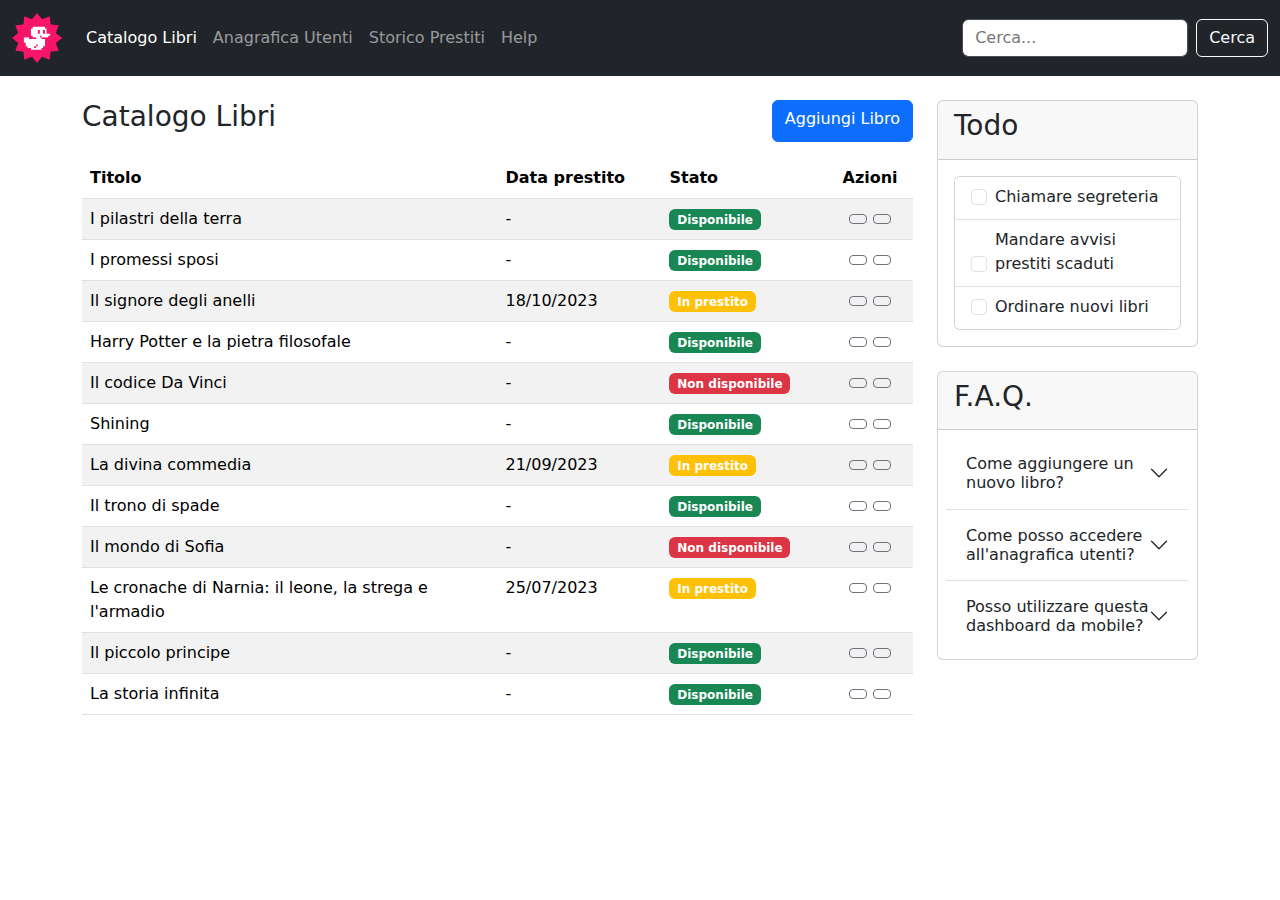
<file: index.html>
<!DOCTYPE html>
<html lang="it">
<head>
    <!-- Meta -->
    <meta charset="UTF-8">
    <meta name="viewport" content="width=device-width, initial-scale=1.0">
    <meta name="author" content="Marco Guarnera">
    <meta name="description" content="Dashboard">
    <!-- Title -->
    <title>Dashboard</title>
    <!-- Favicon -->
    <link rel="icon" href="img/logo.png" type="img/png">
    <!-- Icons -->
    <link rel="stylesheet" href="https://cdnjs.cloudflare.com/ajax/libs/font-awesome/6.5.2/css/all.min.css" integrity="sha512-SnH5WK+bZxgPHs44uWIX+LLJAJ9/2PkPKZ5QiAj6Ta86w+fsb2TkcmfRyVX3pBnMFcV7oQPJkl9QevSCWr3W6A==" crossorigin="anonymous" referrerpolicy="no-referrer">
    <!-- Bootstrap 5 -->
    <link href="https://cdn.jsdelivr.net/npm/bootstrap@5.3.3/dist/css/bootstrap.min.css" rel="stylesheet" integrity="sha384-QWTKZyjpPEjISv5WaRU9OFeRpok6YctnYmDr5pNlyT2bRjXh0JMhjY6hW+ALEwIH" crossorigin="anonymous">
    <!-- File CSS -->
    <link rel="stylesheet" href="css/style.css" type="text/css">
</head>
<body>
    <!-- Main Header -->
    <header id="main-header" class="mb-4">
        <nav class="navbar navbar-expand-lg" data-bs-theme="dark">
            <div class="container-fluid">
                <a class="navbar-brand" href="#">
                    <img src="img/logo.png" alt="logo">
                </a>
                <button class="navbar-toggler" type="button" data-bs-toggle="collapse" data-bs-target="#navbarSupportedContent" aria-controls="navbarSupportedContent" aria-expanded="false" aria-label="Toggle navigation">
                    <span class="navbar-toggler-icon"></span>
                </button>
                <div class="collapse navbar-collapse" id="navbarSupportedContent">
                    <ul class="navbar-nav me-auto mb-2 mb-lg-0">
                        <li class="nav-item">
                            <a class="nav-link active" aria-current="page" href="#">Catalogo Libri</a>
                        </li>
                        <li class="nav-item">
                            <a class="nav-link" href="#">Anagrafica Utenti</a>
                        </li>
                        <li class="nav-item">
                            <a class="nav-link" href="#">Storico Prestiti</a>
                        </li>
                        <li class="nav-item">
                            <a class="nav-link" href="#">Help</a>
                        </li>
                    </ul>
                    <form class="d-flex" role="search">
                        <input class="form-control me-2" type="search" placeholder="Cerca..." aria-label="Search">
                        <button class="btn btn-outline-light" type="submit">Cerca</button>
                    </form>
                </div>
            </div>
        </nav>
    </header>
    <!-- Main -->
    <main>
        <div class="container">
            <div class="row row-cols-1">
                <div class="col col-lg-9">
                    <div class="d-flex justify-content-between mb-3">
                        <h3>Catalogo Libri</h3>
                        <a class="btn btn-primary" href="html/form.html">Aggiungi Libro</a>
                    </div>
                    <!-- Table -->
                    <table class="table table-hover table-striped">
                        <thead>
                            <tr>
                                <th class="w-50" scope="col">Titolo</th>
                                <th class="d-none d-md-table-cell" scope="col">Data prestito</th>
                                <th scope="col">Stato</th>
                                <th scope="col">Azioni</th>
                            </tr>
                        </thead>
                        <tbody>
                            <tr>
                                <td>I pilastri della terra</td>
                                <td class="d-none d-md-table-cell">-</td>
                                <td>
                                    <span class="badge text-bg-success">Disponibile</span>
                                </td>
                                <td>
                                    <button type="button" class="btn btn-sm btn-outline-secondary"><i class="fa-solid fa-pencil"></i></button>
                                    <button type="button" class="btn btn-sm btn-outline-secondary"><i class="fa-solid fa-trash"></i></button>
                                </td>
                            </tr>
                            <tr>
                                <td>I promessi sposi</td>
                                <td class="d-none d-md-table-cell">-</td>
                                <td>
                                    <span class="badge text-bg-success">Disponibile</span>
                                </td>
                                <td>
                                    <button type="button" class="btn btn-sm btn-outline-secondary"><i class="fa-solid fa-pencil"></i></button>
                                    <button type="button" class="btn btn-sm btn-outline-secondary"><i class="fa-solid fa-trash"></i></button>
                                </td>
                            </tr>
                            <tr>
                                <td>Il signore degli anelli</td>
                                <td class="d-none d-md-table-cell"><time datetime="2023-10-18">18/10/2023</time></td>
                                <td>
                                    <span class="badge text-bg-warning">In prestito</span>
                                </td>
                                <td>
                                    <button type="button" class="btn btn-sm btn-outline-secondary"><i class="fa-solid fa-pencil"></i></button>
                                    <button type="button" class="btn btn-sm btn-outline-secondary"><i class="fa-solid fa-trash"></i></button>
                                </td>
                            </tr>
                            <tr>
                                <td>Harry Potter e la pietra filosofale</td>
                                <td class="d-none d-md-table-cell">-</td>
                                <td>
                                    <span class="badge text-bg-success">Disponibile</span>
                                </td>
                                <td>
                                    <button type="button" class="btn btn-sm btn-outline-secondary"><i class="fa-solid fa-pencil"></i></button>
                                    <button type="button" class="btn btn-sm btn-outline-secondary"><i class="fa-solid fa-trash"></i></button>
                                </td>
                            </tr>
                            <tr>
                                <td>Il codice Da Vinci</td>
                                <td class="d-none d-md-table-cell">-</td>
                                <td>
                                    <span class="badge text-bg-danger">Non disponibile</span>
                                </td>
                                <td>
                                    <button type="button" class="btn btn-sm btn-outline-secondary"><i class="fa-solid fa-pencil"></i></button>
                                    <button type="button" class="btn btn-sm btn-outline-secondary"><i class="fa-solid fa-trash"></i></button>
                                </td>
                            </tr>
                            <tr>
                                <td>Shining</td>
                                <td class="d-none d-md-table-cell">-</td>
                                <td>
                                    <span class="badge text-bg-success">Disponibile</span>
                                </td>
                                <td>
                                    <button type="button" class="btn btn-sm btn-outline-secondary"><i class="fa-solid fa-pencil"></i></button>
                                    <button type="button" class="btn btn-sm btn-outline-secondary"><i class="fa-solid fa-trash"></i></button>
                                </td>
                            </tr>
                            <tr>
                                <td>La divina commedia</td>
                                <td class="d-none d-md-table-cell"><time datetime="2023-09-21">21/09/2023</time></td>
                                <td>
                                    <span class="badge text-bg-warning">In prestito</span>
                                </td>
                                <td>
                                    <button type="button" class="btn btn-sm btn-outline-secondary"><i class="fa-solid fa-pencil"></i></button>
                                    <button type="button" class="btn btn-sm btn-outline-secondary"><i class="fa-solid fa-trash"></i></button>
                                </td>
                            </tr>
                            <tr>
                                <td>Il trono di spade</td>
                                <td class="d-none d-md-table-cell">-</td>
                                <td>
                                    <span class="badge text-bg-success">Disponibile</span>
                                </td>
                                <td>
                                    <button type="button" class="btn btn-sm btn-outline-secondary"><i class="fa-solid fa-pencil"></i></button>
                                    <button type="button" class="btn btn-sm btn-outline-secondary"><i class="fa-solid fa-trash"></i></button>
                                </td>
                            </tr>
                            <tr>
                                <td>Il mondo di Sofia</td>
                                <td class="d-none d-md-table-cell">-</td>
                                <td>
                                    <span class="badge text-bg-danger">Non disponibile</span>
                                </td>
                                <td>
                                    <button type="button" class="btn btn-sm btn-outline-secondary"><i class="fa-solid fa-pencil"></i></button>
                                    <button type="button" class="btn btn-sm btn-outline-secondary"><i class="fa-solid fa-trash"></i></button>
                                </td>
                            </tr>
                            <tr>
                                <td>Le cronache di Narnia: il leone, la strega e l'armadio</td>
                                <td class="d-none d-md-table-cell"><time datetime="2023-07-25">25/07/2023</time></td>
                                <td>
                                    <span class="badge text-bg-warning">In prestito</span>
                                </td>
                                <td>
                                    <button type="button" class="btn btn-sm btn-outline-secondary"><i class="fa-solid fa-pencil"></i></button>
                                    <button type="button" class="btn btn-sm btn-outline-secondary"><i class="fa-solid fa-trash"></i></button>
                                </td>
                            </tr>
                            <tr>
                                <td>Il piccolo principe</td>
                                <td class="d-none d-md-table-cell">-</td>
                                <td>
                                    <span class="badge text-bg-success">Disponibile</span>
                                </td>
                                <td>
                                    <button type="button" class="btn btn-sm btn-outline-secondary"><i class="fa-solid fa-pencil"></i></button>
                                    <button type="button" class="btn btn-sm btn-outline-secondary"><i class="fa-solid fa-trash"></i></button>
                                </td>
                            </tr>
                            <tr>
                                <td>La storia infinita</td>
                                <td class="d-none d-md-table-cell">-</td>
                                <td>
                                    <span class="badge text-bg-success">Disponibile</span>
                                </td>
                                <td>
                                    <button type="button" class="btn btn-sm btn-outline-secondary"><i class="fa-solid fa-pencil"></i></button>
                                    <button type="button" class="btn btn-sm btn-outline-secondary"><i class="fa-solid fa-trash"></i></button>
                                </td>
                            </tr>
                        </tbody>
                    </table>
                </div>
                <div class="col col-lg-3">
                    <!-- To Do Card -->
                    <div class="card mb-4">
                        <div class="card-header">
                            <h3>Todo</h3>
                        </div>
                        <div class="card m-3">
                            <ul class="list-group list-group-flush">
                                <li class="list-group-item">
                                    <div class="form-check">
                                        <label class="form-check-label">Chiamare segreteria
                                            <input class="form-check-input" type="checkbox">
                                        </label>
                                    </div>
                                </li>
                                <li class="list-group-item">
                                    <div class="form-check">
                                        <label class="form-check-label">Mandare avvisi prestiti scaduti
                                            <input class="form-check-input" type="checkbox">
                                        </label>
                                    </div>
                                </li>
                                <li class="list-group-item">
                                    <div class="form-check">
                                        <label class="form-check-label">Ordinare nuovi libri
                                            <input class="form-check-input" type="checkbox">
                                        </label>
                                    </div>
                                </li>
                            </ul>
                        </div>
                    </div>
                    <!-- FAQ Card -->
                    <div class="card mb-4">
                        <div class="card-header">
                            <h3>F.A.Q.</h3>
                        </div>
                        <div class="accordion accordion-flush p-2" id="faq">
                            <div class="accordion-item">
                                <h4 class="accordion-header">
                                    <button class="accordion-button collapsed" type="button" data-bs-toggle="collapse" data-bs-target="#flush-collapseOne" aria-expanded="false" aria-controls="flush-collapseOne">
                                        Come aggiungere un nuovo libro?
                                    </button>
                                </h4>
                                <div id="flush-collapseOne" class="accordion-collapse collapse" data-bs-parent="#faq">
                                    <div class="accordion-body">Clicca sul pulsante "Aggiungi Libro" in alto a destra.</div>
                                </div>
                            </div>
                            <div class="accordion-item">
                                <h4 class="accordion-header">
                                    <button class="accordion-button collapsed" type="button" data-bs-toggle="collapse" data-bs-target="#flush-collapseTwo" aria-expanded="false" aria-controls="flush-collapseTwo">
                                        Come posso accedere all'anagrafica utenti?
                                    </button>
                                </h4>
                                <div id="flush-collapseTwo" class="accordion-collapse collapse" data-bs-parent="#faq">
                                    <div class="accordion-body">Clicca sulla voce di menù "Anagrafica Utenti" in alto a sinistra.</div>
                                </div>
                            </div>
                            <div class="accordion-item">
                                <h4 class="accordion-header">
                                    <button class="accordion-button collapsed" type="button" data-bs-toggle="collapse" data-bs-target="#flush-collapseThree" aria-expanded="false" aria-controls="flush-collapseThree">
                                        Posso utilizzare questa dashboard da mobile?
                                    </button>
                                </h4>
                                <div id="flush-collapseThree" class="accordion-collapse collapse" data-bs-parent="#faq">
                                    <div class="accordion-body">Si.</div>
                                </div>
                            </div>
                        </div>
                    </div>
                </div>
            </div>
        </div>
    </main>
    <script src="https://cdn.jsdelivr.net/npm/bootstrap@5.3.3/dist/js/bootstrap.bundle.min.js" integrity="sha384-YvpcrYf0tY3lHB60NNkmXc5s9fDVZLESaAA55NDzOxhy9GkcIdslK1eN7N6jIeHz" crossorigin="anonymous"></script>
</body>
</html>
</file>
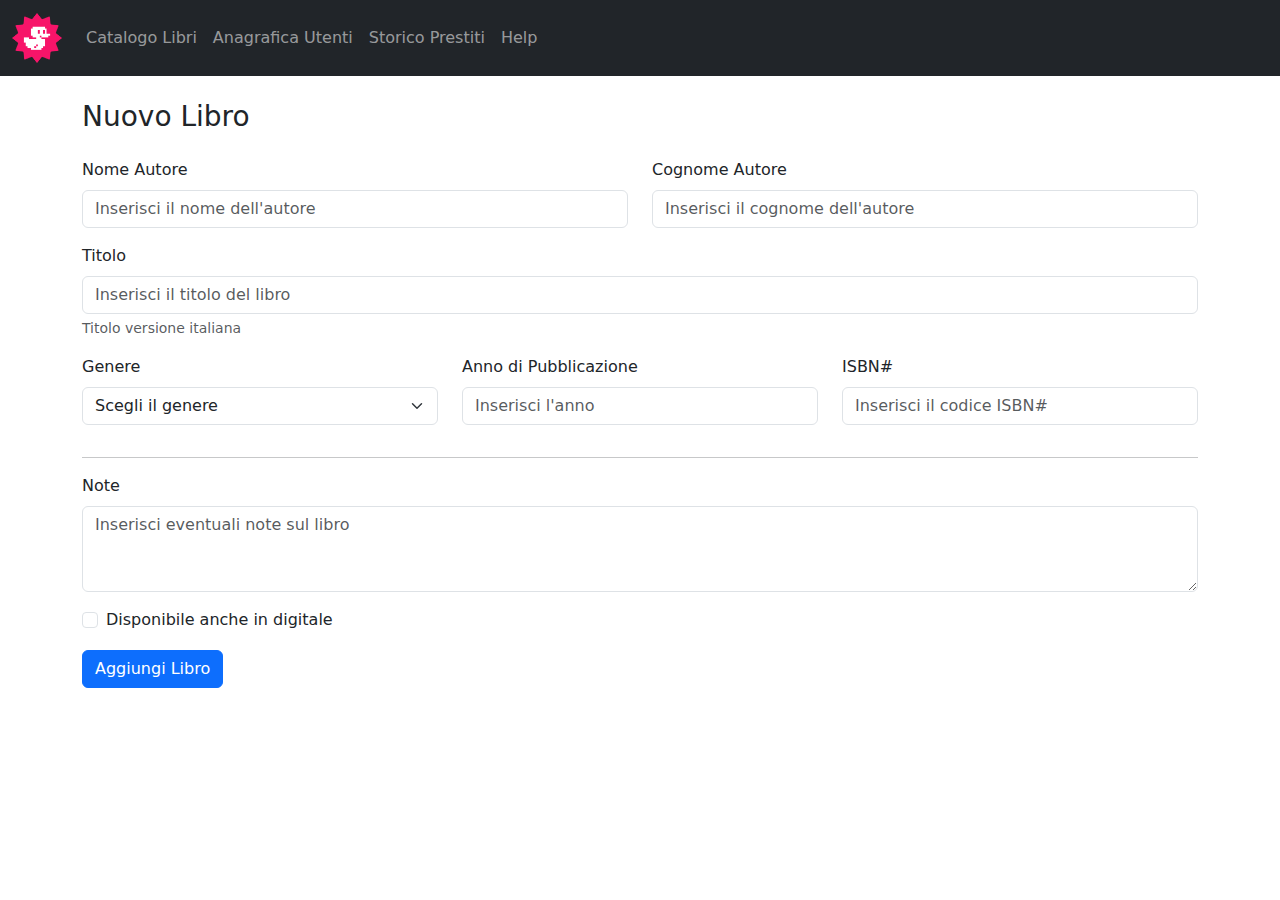
<file: html/form.html>
<!DOCTYPE html>
<html lang="it">
<head>
    <!-- Meta -->
    <meta charset="UTF-8">
    <meta name="viewport" content="width=device-width, initial-scale=1.0">
    <meta name="author" content="Marco Guarnera">
    <meta name="description" content="Dashboard">
    <!-- Title -->
    <title>Dashboard</title>
    <!-- Favicon -->
    <link rel="icon" href="../img/logo.png" type="img/png">
    <!-- Bootstrap 5 -->
    <link href="https://cdn.jsdelivr.net/npm/bootstrap@5.3.3/dist/css/bootstrap.min.css" rel="stylesheet" integrity="sha384-QWTKZyjpPEjISv5WaRU9OFeRpok6YctnYmDr5pNlyT2bRjXh0JMhjY6hW+ALEwIH" crossorigin="anonymous">
    <!-- File CSS -->
    <link rel="stylesheet" href="../css/style.css" type="text/css">
</head>
<body>
    <!-- Main Header -->
    <header id="main-header" class="mb-4">
        <nav class="navbar navbar-expand-lg" data-bs-theme="dark">
            <div class="container-fluid">
                <a class="navbar-brand" href="#">
                    <img src="../img/logo.png" alt="logo">
                </a>
                <button class="navbar-toggler" type="button" data-bs-toggle="collapse" data-bs-target="#navbarSupportedContent" aria-controls="navbarSupportedContent" aria-expanded="false" aria-label="Toggle navigation">
                    <span class="navbar-toggler-icon"></span>
                </button>
                <div class="collapse navbar-collapse" id="navbarSupportedContent">
                    <ul class="navbar-nav me-auto mb-2 mb-lg-0">
                        <li class="nav-item">
                            <a class="nav-link" aria-current="page" href="../index.html">Catalogo Libri</a>
                        </li>
                        <li class="nav-item">
                            <a class="nav-link" href="#">Anagrafica Utenti</a>
                        </li>
                        <li class="nav-item">
                            <a class="nav-link" href="#">Storico Prestiti</a>
                        </li>
                        <li class="nav-item">
                            <a class="nav-link" href="#">Help</a>
                        </li>
                    </ul>
                </div>
            </div>
        </nav>
    </header>
    <!-- Main -->
    <main>
        <!-- Form -->
        <form action="#">
            <div class="container">
                <div class="row row-cols-1">
                    <div class="col mb-3">
                        <h3>Nuovo Libro</h3>
                    </div>
                    <div class="col-6 mb-3">
                        <label for="first-name" class="form-label">Nome Autore</label>
                        <input type="text" class="form-control" id="first-name" name="first-name" placeholder="Inserisci il nome dell'autore">
                    </div>
                    <div class="col-6">
                        <label for="last-name" class="form-label">Cognome Autore</label>
                        <input type="text" class="form-control" id="last-name" name="last-name" placeholder="Inserisci il cognome dell'autore">
                    </div>
                    <div class="col mb-3">
                        <label for="title" class="form-label">Titolo</label>
                        <input type="text" class="form-control" id="title" name="title" placeholder="Inserisci il titolo del libro" aria-describedby="title-help">
                        <div id="title-help" class="form-text">Titolo versione italiana</div>
                    </div>
                    <div class="col col-md-4 mb-3">
                        <label for="type" class="form-label">Genere</label>
                        <select class="form-select" id="type" name="type" aria-label="type">
                            <option selected>Scegli il genere</option>
                            <option value="1">Fantasy</option>
                            <option value="2">Horror</option>
                            <option value="3">Thriller</option>
                        </select>
                    </div>
                    <div class="col col-md-4 mb-3">
                        <label for="year" class="form-label">Anno di Pubblicazione</label>
                        <input type="number" min="1970" max="2024" class="form-control" id="year" name="year" placeholder="Inserisci l'anno">
                    </div>
                    <div class="col col-md-4 mb-3">
                        <label for="code" class="form-label">ISBN#</label>
                        <input type="text" class="form-control" id="code" name="code" placeholder="Inserisci il codice ISBN#">
                    </div>
                    <div class="col">
                        <hr>
                    </div>
                    <div class="col mb-3">
                        <label for="note" class="form-label">Note</label>
                        <textarea class="form-control" id="note" name="note" rows="3" placeholder="Inserisci eventuali note sul libro"></textarea>
                    </div>
                    <div class="col mb-3">
                        <div class="form-check">
                            <label class="form-check-label">Disponibile anche in digitale
                                <input class="form-check-input" type="checkbox">
                            </label>
                        </div>
                    </div>
                    <div class="col mb-3">
                        <button type="submit" class="btn btn-primary">Aggiungi Libro</button>
                    </div>
                </div>
            </div>
        </form>
    </main>
</body>
</html>
</file>
<file: css/style.css>
/* Layout */

/* Main Header */
#main-header {
    background-color: #212529;
}

#main-header img {
    width: 50px;
}

#main-header .form-control {
    background-color: #FFF;
}

#main-header ::placeholder {
    color: #777;
}

/* Main */

/* Table */
table .text-bg-warning {
    color: #FFF !important;
}

th:last-child,
td:last-child {
    text-align: center;
}
</file>
